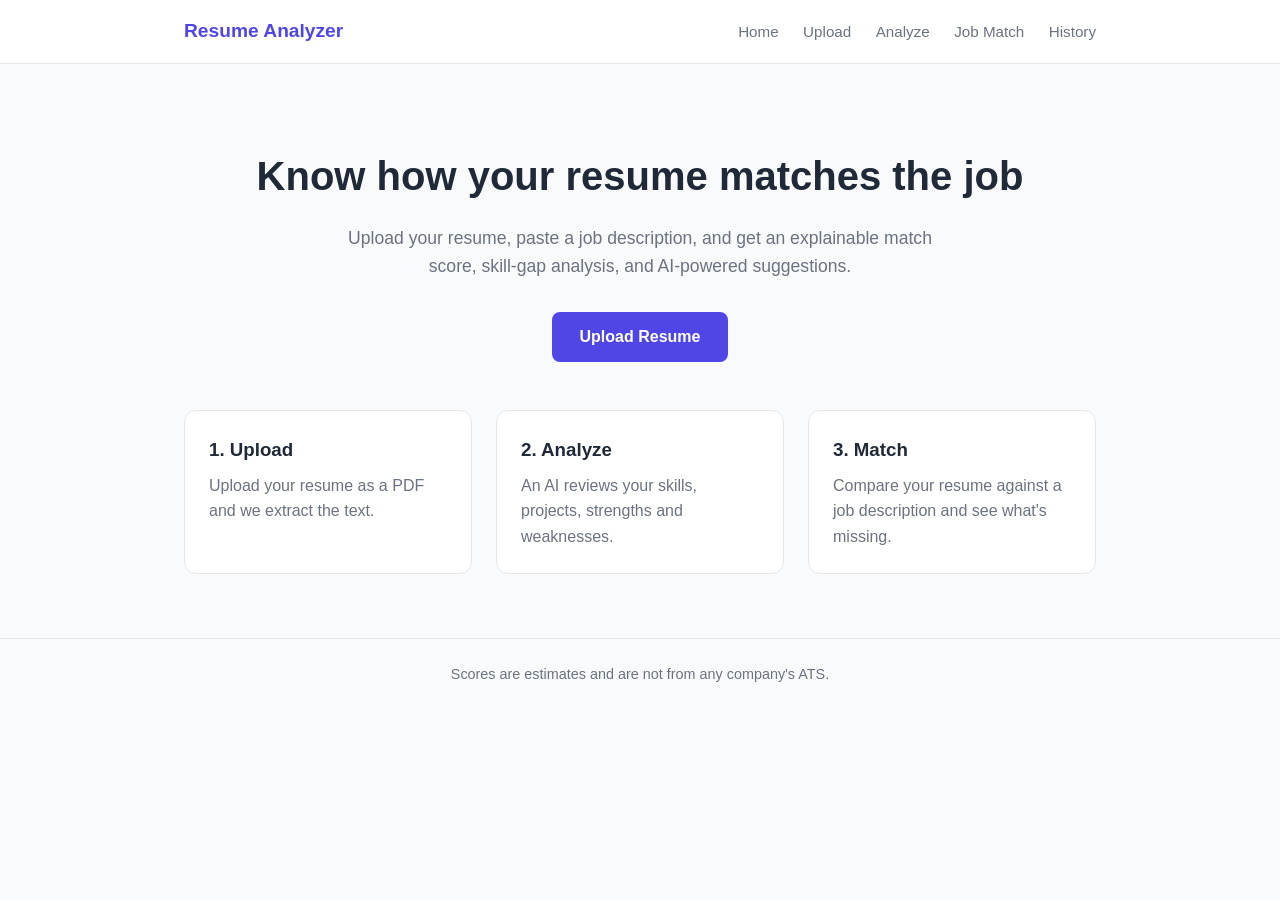
<file: templates/index.html>
<!DOCTYPE html>
<html lang="en">
<head>
  <meta charset="UTF-8">
  <meta name="viewport" content="width=device-width, initial-scale=1.0">
  <title>AI Resume Analyzer</title>
  <link rel="stylesheet" href="/static/style.css">
</head>
<body>

    <header class="navbar">
    <div class="container navbar-inner">
      <span class="brand">Resume Analyzer</span>
      <nav>
        <a href="/">Home</a>
        <a href="/upload">Upload</a>
        <a href="/analysis">Analyze</a>
        <a href="/job-match">Job Match</a>
        <a href="/history">History</a>
      </nav>
    </div>
  </header>

  <main class="container">
    <section class="hero">
      <h1>Know how your resume matches the job</h1>
      <p>
        Upload your resume, paste a job description, and get an explainable
        match score, skill-gap analysis, and AI-powered suggestions.
      </p>
      <a href="/upload" class="btn">Upload Resume</a>
    </section>

    <section class="steps">
      <div class="card">
        <h3>1. Upload</h3>
        <p>Upload your resume as a PDF and we extract the text.</p>
      </div>
      <div class="card">
        <h3>2. Analyze</h3>
        <p>An AI reviews your skills, projects, strengths and weaknesses.</p>
      </div>
      <div class="card">
        <h3>3. Match</h3>
        <p>Compare your resume against a job description and see what's missing.</p>
      </div>
    </section>
  </main>

  <footer class="footer">
    <p>Scores are estimates and are not from any company's ATS.</p>
  </footer>

</body>
</html>
</file>
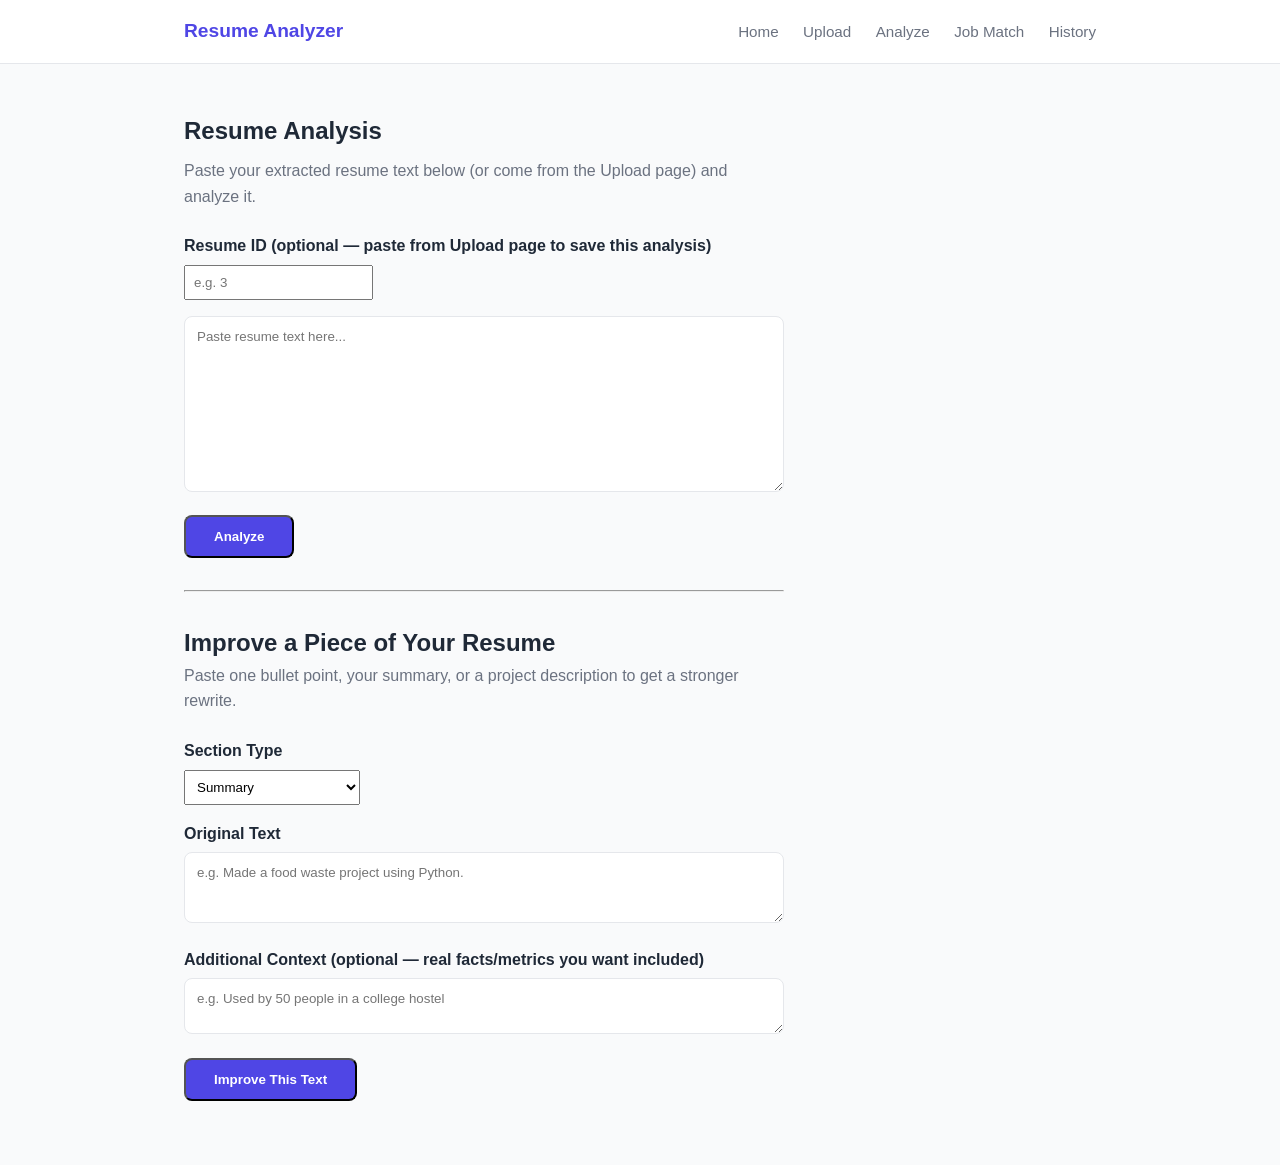
<file: templates/analysis.html>
<!DOCTYPE html>
<html lang="en">
<head>
  <meta charset="UTF-8">
  <meta name="viewport" content="width=device-width, initial-scale=1.0">
  <title>Resume Analysis</title>
  <link rel="stylesheet" href="/static/style.css">
</head>
<body>

    <header class="navbar">
    <div class="container navbar-inner">
      <span class="brand">Resume Analyzer</span>
      <nav>
        <a href="/">Home</a>
        <a href="/upload">Upload</a>
        <a href="/analysis">Analyze</a>
        <a href="/job-match">Job Match</a>
        <a href="/history">History</a>
      </nav>
    </div>
  </header>

  <main class="container">
    <section class="upload-section">
      <h1>Resume Analysis</h1>
      <p>Paste your extracted resume text below (or come from the Upload page) and analyze it.</p>
      <label>Resume ID (optional — paste from Upload page to save this analysis)</label>
      <input type="number" id="resume-id" style="margin-bottom:16px; padding:8px;" placeholder="e.g. 3">

      <textarea id="resume-text" rows="10" style="width:100%; margin-bottom:16px;" placeholder="Paste resume text here..."></textarea>
      <button id="analyze-btn" class="btn">Analyze</button>

      <div id="status" style="margin-top:16px;"></div>

      <div id="result" style="display:none; margin-top:24px;">
        <div class="result-box"><h3>Skills</h3><ul id="skills"></ul></div>
        <div class="result-box"><h3>Education</h3><ul id="education"></ul></div>
        <div class="result-box"><h3>Projects</h3><ul id="projects"></ul></div>
        <div class="result-box"><h3>Certifications</h3><ul id="certifications"></ul></div>
        <div class="result-box"><h3>Experience</h3><ul id="experience"></ul></div>
        <div class="result-box"><h3>Strengths</h3><ul id="strengths"></ul></div>
        <div class="result-box"><h3>Weaknesses</h3><ul id="weaknesses"></ul></div>
        <div class="result-box"><h3>Missing Sections</h3><ul id="missing_sections"></ul></div>
        <div class="result-box"><h3>Suggestions</h3><ul id="suggestions"></ul></div>
      </div>
      <hr style="margin: 32px 0;">

      <h2>Improve a Piece of Your Resume</h2>
      <p>Paste one bullet point, your summary, or a project description to get a stronger rewrite.</p>

      <label>Section Type</label>
      <select id="section-type" style="margin-bottom:16px; padding:8px;">
        <option value="summary">Summary</option>
        <option value="project">Project Description</option>
        <option value="skills">Skills Section</option>
        <option value="experience">Experience Bullet Point</option>
      </select>

      <label>Original Text</label>
      <textarea id="original-text" rows="3" style="width:100%; margin-bottom:16px;" placeholder="e.g. Made a food waste project using Python."></textarea>

      <label>Additional Context (optional — real facts/metrics you want included)</label>
      <textarea id="additional-context" rows="2" style="width:100%; margin-bottom:16px;" placeholder="e.g. Used by 50 people in a college hostel"></textarea>

      <button id="improve-btn" class="btn">Improve This Text</button>

      <div id="improve-status" style="margin-top:16px;"></div>

      <div id="improve-result" class="result-box" style="display:none; margin-top:16px;">
        <h3>Improved Version</h3>
        <p id="improved-text-output"></p>
        <p style="color: var(--muted); font-size: 0.9rem;" id="improve-note"></p>
      </div>
    </section>
  </main>

  <script>
    const btn = document.getElementById("analyze-btn");
    const statusEl = document.getElementById("status");
    const resultEl = document.getElementById("result");

    const fieldIds = [
      "skills", "education", "projects", "certifications",
      "experience", "strengths", "weaknesses",
      "missing_sections", "suggestions"
    ];

    btn.addEventListener("click", async function () {
      const resumeText = document.getElementById("resume-text").value.trim();

      if (!resumeText) {
        statusEl.textContent = "Please paste resume text first.";
        return;
      }

      btn.disabled = true;
      statusEl.innerHTML = '<span class="spinner"></span> Analyzing... this can take a few seconds.';
      resultEl.style.display = "none";

      try {
        const resumeIdValue = document.getElementById("resume-id").value;

        const response = await fetch("/analyze-resume", {
          method: "POST",
          headers: { "Content-Type": "application/json" },
          body: JSON.stringify({
            resume_text: resumeText,
            resume_id: resumeIdValue ? parseInt(resumeIdValue) : null
          })
        });

        const data = await response.json();

        if (!response.ok) {
          statusEl.textContent = "Error: " + data.detail;
          return;
        }

        fieldIds.forEach(id => {
          const list = document.getElementById(id);
          list.innerHTML = "";
          const items = data[id] || [];

          if (items.length === 0) {
            list.innerHTML = "<li>None found</li>";
          } else {
            items.forEach(item => {
              const li = document.createElement("li");
              li.textContent = item;
              list.appendChild(li);
            });
          }
        });

        statusEl.textContent = "Analysis complete.";
        resultEl.style.display = "block";

      } catch (err) {
        statusEl.textContent = "Something went wrong. Is the server running?";
      } finally {
        btn.disabled = false;
      }
    });
</script>

<script>
    document.getElementById("improve-btn").addEventListener("click", async function () {
      const improveBtn = document.getElementById("improve-btn");
      const sectionType = document.getElementById("section-type").value;
      const originalText = document.getElementById("original-text").value.trim();
      const additionalContext = document.getElementById("additional-context").value.trim();
      const statusEl = document.getElementById("improve-status");
      const resultEl = document.getElementById("improve-result");

      if (!originalText) {
        statusEl.textContent = "Please paste some text first.";
        return;
      }

      improveBtn.disabled = true;
      statusEl.innerHTML = '<span class="spinner"></span> Improving...';
      resultEl.style.display = "none";

      try {
        const response = await fetch("/improve-resume", {
          method: "POST",
          headers: { "Content-Type": "application/json" },
          body: JSON.stringify({
            section_type: sectionType,
            original_text: originalText,
            additional_context: additionalContext || null
          })
        });

        const data = await response.json();

        if (!response.ok) {
          statusEl.textContent = "Error: " + data.detail;
          return;
        }

        document.getElementById("improved-text-output").textContent = data.improved_text;
        document.getElementById("improve-note").textContent = data.note;
        resultEl.style.display = "block";
        statusEl.textContent = "Done.";

      } catch (err) {
        statusEl.textContent = "Something went wrong. Is the server running?";
      } finally {
        improveBtn.disabled = false;
      }
    });
</script>

</body>
</html>
</file>
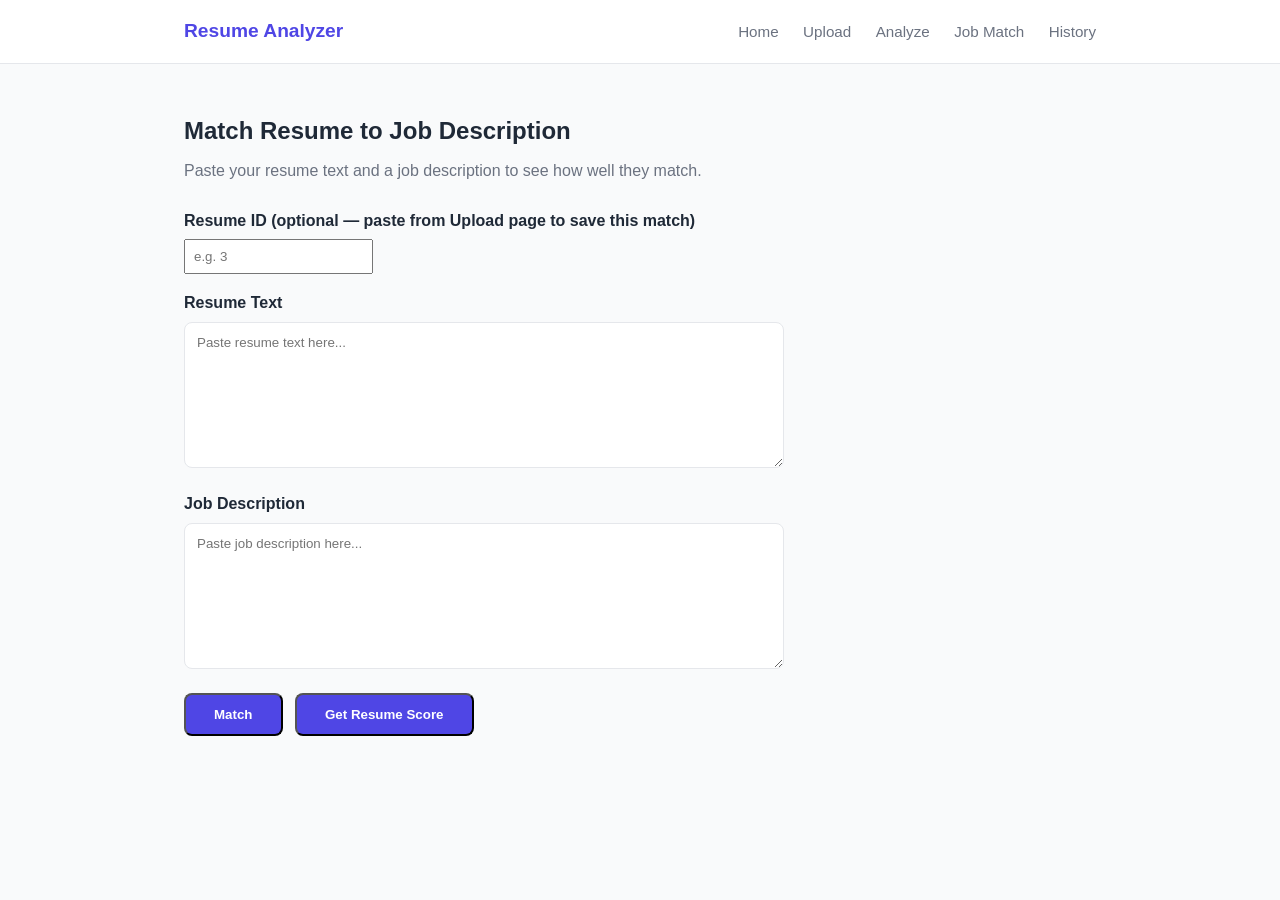
<file: templates/job-match.html>
<!DOCTYPE html>
<html lang="en">
<head>
  <meta charset="UTF-8">
  <meta name="viewport" content="width=device-width, initial-scale=1.0">
  <title>Job Match</title>
  <link rel="stylesheet" href="/static/style.css">
</head>
<body>

    <header class="navbar">
    <div class="container navbar-inner">
      <span class="brand">Resume Analyzer</span>
      <nav>
        <a href="/">Home</a>
        <a href="/upload">Upload</a>
        <a href="/analysis">Analyze</a>
        <a href="/job-match">Job Match</a>
        <a href="/history">History</a>
      </nav>
    </div>
  </header>

  <main class="container">
    <section class="upload-section">
      <h1>Match Resume to Job Description</h1>
      <p>Paste your resume text and a job description to see how well they match.</p>
      <label>Resume ID (optional — paste from Upload page to save this match)</label>
      <input type="number" id="resume-id" style="margin-bottom:16px; padding:8px;" placeholder="e.g. 3">

      <label>Resume Text</label>
      <textarea id="resume-text" rows="8" style="width:100%; margin-bottom:16px;" placeholder="Paste resume text here..."></textarea>

      <label>Job Description</label>
      <textarea id="job-description" rows="8" style="width:100%; margin-bottom:16px;" placeholder="Paste job description here..."></textarea>

      <button id="match-btn" class="btn">Match</button>
      <button id="score-btn" class="btn" style="margin-left:8px;">Get Resume Score</button>

      <div id="status" style="margin-top:16px;"></div>

      <div id="result" style="display:none; margin-top:24px;">
        <div class="result-box">
          <h3>Match Score: <span id="match-score"></span>%</h3>
          <p>Semantic Similarity: <span id="semantic-score"></span>%</p>
          <p style="color: var(--muted); font-size: 0.9rem;">
            This is an estimated score for guidance only — not the score used by any company's actual ATS.
          </p>
        </div>
          <div class="result-box" id="score-box" style="display:none;">
          <h3>Explainable Resume Score</h3>
          <p><strong>Overall: <span id="overall-score"></span>/100</strong></p>
          <p>Skill Match: <span id="skill-match"></span>%</p>
          <p>Keyword Match: <span id="keyword-match"></span>%</p>
          <p>Semantic Match: <span id="score-semantic"></span>%</p>
          <p>Section Completeness: <span id="section-completeness"></span>%</p>
        </div>
        <div class="result-box"><h3>Matching Skills</h3><ul id="matching-skills"></ul></div>
        <div class="result-box"><h3>Missing Skills</h3><ul id="missing-skills"></ul></div>
        <div class="result-box"><h3>Matching Keywords</h3><ul id="matching-keywords"></ul></div>
        <div class="result-box"><h3>Missing Keywords</h3><ul id="missing-keywords"></ul></div>
      </div>
    </section>
  </main>

  <script>
    const btn = document.getElementById("match-btn");
    const scoreBtn = document.getElementById("score-btn");
    const statusEl = document.getElementById("status");
    const resultEl = document.getElementById("result");

    function fillList(id, items) {
      const list = document.getElementById(id);
      list.innerHTML = "";

      if (!items || items.length === 0) {
        list.innerHTML = "<li>None</li>";
        return;
      }

      items.forEach(item => {
        const li = document.createElement("li");
        li.textContent = item;
        list.appendChild(li);
      });
    }

    btn.addEventListener("click", async function () {
      const resumeText = document.getElementById("resume-text").value.trim();
      const jobDescription = document.getElementById("job-description").value.trim();

      if (!resumeText || !jobDescription) {
        statusEl.textContent = "Please fill in both fields.";
        return;
      }

      btn.disabled = true;
      statusEl.innerHTML =
        '<span class="spinner"></span> Analyzing... this may take 10-20 seconds.';
      resultEl.style.display = "none";

      try {
        const resumeIdValue = document.getElementById("resume-id").value;

        const response = await fetch("/match-resume", {
          method: "POST",
          headers: { "Content-Type": "application/json" },
          body: JSON.stringify({
            resume_text: resumeText,
            job_description: jobDescription,
            resume_id: resumeIdValue ? parseInt(resumeIdValue) : null
          })
        });

        const data = await response.json();

        if (!response.ok) {
          statusEl.textContent = "Error: " + data.detail;
          return;
        }

        document.getElementById("match-score").textContent = data.match_score;
        document.getElementById("semantic-score").textContent = data.semantic_similarity;

        fillList("matching-skills", data.matching_skills);
        fillList("missing-skills", data.missing_skills);
        fillList("matching-keywords", data.matching_keywords);
        fillList("missing-keywords", data.missing_keywords);

        statusEl.textContent = "Done.";
        resultEl.style.display = "block";

      } catch (err) {
        statusEl.textContent = "Something went wrong. Is the server running?";
      } finally {
        btn.disabled = false;
      }
    });


    scoreBtn.addEventListener("click", async function () {
      const resumeText = document.getElementById("resume-text").value.trim();
      const jobDescription = document.getElementById("job-description").value.trim();

      if (!resumeText || !jobDescription) {
        statusEl.textContent = "Please fill in both fields.";
        return;
      }

      scoreBtn.disabled = true;
      statusEl.innerHTML =
        '<span class="spinner"></span> Calculating score... this may take 10-20 seconds.';

      try {
        const resumeIdValue = document.getElementById("resume-id").value;

        const response = await fetch("/resume-score", {
          method: "POST",
          headers: { "Content-Type": "application/json" },
          body: JSON.stringify({
            resume_text: resumeText,
            job_description: jobDescription,
            resume_id: resumeIdValue ? parseInt(resumeIdValue) : null
          })
        });

        const data = await response.json();

        if (!response.ok) {
          statusEl.textContent = "Error: " + data.detail;
          return;
        }

        document.getElementById("overall-score").textContent = data.overall_score;
        document.getElementById("skill-match").textContent = data.skill_match;
        document.getElementById("keyword-match").textContent = data.keyword_match;
        document.getElementById("score-semantic").textContent = data.semantic_match;
        document.getElementById("section-completeness").textContent =
          data.section_completeness;

        document.getElementById("score-box").style.display = "block";
        resultEl.style.display = "block";

        statusEl.textContent = "Score calculated.";

      } catch (err) {
        statusEl.textContent = "Something went wrong. Is the server running?";
      } finally {
        scoreBtn.disabled = false;
      }
    });
</script>

</body>
</html>
</file>
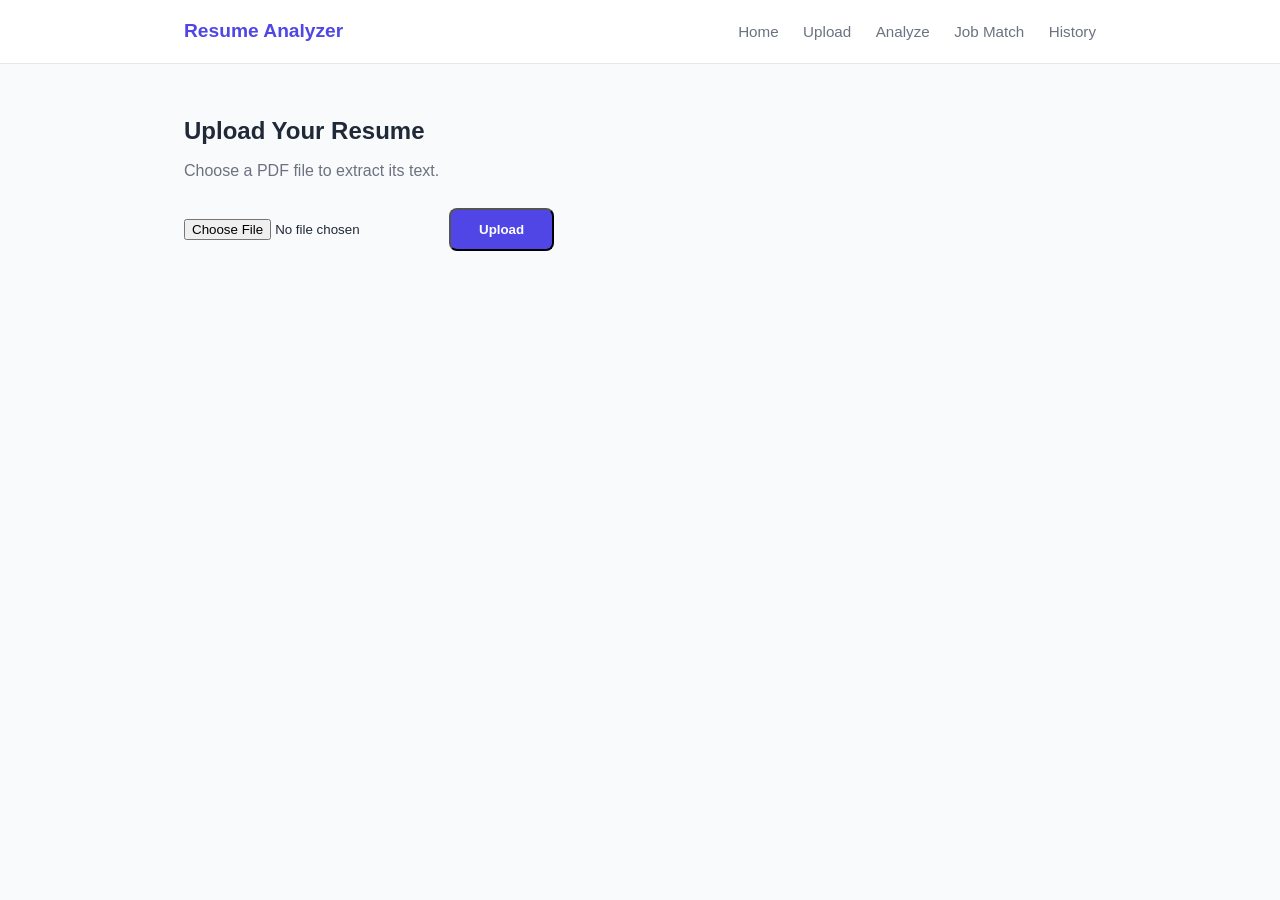
<file: templates/upload.html>
<!DOCTYPE html>
<html lang="en">
<head>
  <meta charset="UTF-8">
  <meta name="viewport" content="width=device-width, initial-scale=1.0">
  <title>Upload Resume</title>
  <link rel="stylesheet" href="/static/style.css">
</head>
<body>

    <header class="navbar">
    <div class="container navbar-inner">
      <span class="brand">Resume Analyzer</span>
      <nav>
        <a href="/">Home</a>
        <a href="/upload">Upload</a>
        <a href="/analysis">Analyze</a>
        <a href="/job-match">Job Match</a>
        <a href="/history">History</a>
      </nav>
    </div>
  </header>

  <main class="container">
    <section class="upload-section">
      <h1>Upload Your Resume</h1>
      <p>Choose a PDF file to extract its text.</p>

      <form id="upload-form">
        <input type="file" id="resume-file" accept="application/pdf" required>
        <button type="submit" class="btn">Upload</button>
      </form>

      <div id="status"></div>

      <div id="result" class="result-box" style="display:none;">
        <h3>Extracted Text</h3>
        <pre id="resume-text-output"></pre>
      </div>
    </section>
  </main>

    <script>
    const form = document.getElementById("upload-form");
    const statusEl = document.getElementById("status");
    const resultEl = document.getElementById("result");
    const outputEl = document.getElementById("resume-text-output");

    form.addEventListener("submit", async function (e) {
      e.preventDefault();

      const fileInput = document.getElementById("resume-file");
      const file = fileInput.files[0];
      const submitBtn = form.querySelector("button[type=submit]");

      if (!file) {
        statusEl.textContent = "Please choose a file first.";
        return;
      }

      const formData = new FormData();
      formData.append("file", file);

      submitBtn.disabled = true;
      statusEl.innerHTML = '<span class="spinner"></span> Uploading...';
      resultEl.style.display = "none";

      try {
        const response = await fetch("/upload-resume", {
          method: "POST",
          body: formData
        });

        const data = await response.json();

        if (!response.ok) {
          statusEl.textContent = "Error: " + data.detail;
          return;
        }

        statusEl.innerHTML =
          data.message + " — <strong>Resume ID: " + data.resume_id +
          "</strong> (copy this to link your analysis/match to this resume)";

        outputEl.textContent = data.resume_text;
        resultEl.style.display = "block";

      } catch (err) {
        statusEl.textContent = "Something went wrong. Is the server running?";
      } finally {
        submitBtn.disabled = false;
      }
    });
</script>

</body>
</html>
</file>
<file: static/style.css>
:root {
  --primary: #4f46e5;
  --primary-dark: #4338ca;
  --text: #1f2937;
  --muted: #6b7280;
  --bg: #f9fafb;
  --card: #ffffff;
  --border: #e5e7eb;
}

* {
  box-sizing: border-box;
  margin: 0;
  padding: 0;
}

body {
  font-family: "Segoe UI", Arial, sans-serif;
  background: var(--bg);
  color: var(--text);
  line-height: 1.6;
}

.container {
  max-width: 960px;
  margin: 0 auto;
  padding: 0 24px;
}

.navbar {
  background: var(--card);
  border-bottom: 1px solid var(--border);
  padding: 16px 0;
}

.brand {
  font-weight: 700;
  font-size: 1.2rem;
  color: var(--primary);
}

.hero {
  text-align: center;
  padding: 80px 0 48px;
}

.hero h1 {
  font-size: 2.5rem;
  margin-bottom: 16px;
}

.hero p {
  color: var(--muted);
  max-width: 600px;
  margin: 0 auto 32px;
  font-size: 1.1rem;
}

.btn {
  display: inline-block;
  background: var(--primary);
  color: #fff;
  padding: 12px 28px;
  border-radius: 8px;
  text-decoration: none;
  font-weight: 600;
  transition: background 0.2s;
}

.btn:hover {
  background: var(--primary-dark);
}

.steps {
  display: grid;
  grid-template-columns: repeat(auto-fit, minmax(240px, 1fr));
  gap: 24px;
  padding-bottom: 64px;
}

.card {
  background: var(--card);
  border: 1px solid var(--border);
  border-radius: 12px;
  padding: 24px;
}

.card h3 {
  margin-bottom: 8px;
}

.card p {
  color: var(--muted);
}

.footer {
  text-align: center;
  color: var(--muted);
  padding: 24px;
  border-top: 1px solid var(--border);
  font-size: 0.9rem;
}
.upload-section {
  padding: 48px 0;
  max-width: 600px;
}

.upload-section h1 {
  margin-bottom: 8px;
}

.upload-section p {
  color: var(--muted);
  margin-bottom: 24px;
}

#upload-form {
  display: flex;
  gap: 12px;
  align-items: center;
  margin-bottom: 16px;
}

#status {
  margin-bottom: 16px;
  color: var(--muted);
}

.result-box {
  background: var(--card);
  border: 1px solid var(--border);
  border-radius: 12px;
  padding: 20px;
}

.result-box pre {
  white-space: pre-wrap;
  word-wrap: break-word;
  max-height: 400px;
  overflow-y: auto;
  font-family: inherit;
}
.result-box ul {
  margin-left: 20px;
  margin-top: 8px;
}

.result-box {
  margin-bottom: 16px;
}

textarea {
  padding: 12px;
  border: 1px solid var(--border);
  border-radius: 8px;
  font-family: inherit;
}
label {
  display: block;
  font-weight: 600;
  margin-bottom: 6px;
}
.navbar-inner {
  display: flex;
  justify-content: space-between;
  align-items: center;
}

nav a {
  color: var(--muted);
  text-decoration: none;
  margin-left: 20px;
  font-weight: 500;
  font-size: 0.95rem;
}

nav a:hover {
  color: var(--primary);
}

.btn:disabled {
  opacity: 0.6;
  cursor: not-allowed;
}

.spinner {
  display: inline-block;
  width: 14px;
  height: 14px;
  border: 2px solid var(--border);
  border-top-color: var(--primary);
  border-radius: 50%;
  animation: spin 0.6s linear infinite;
  margin-right: 8px;
  vertical-align: middle;
}

@keyframes spin {
  to { transform: rotate(360deg); }
}
</file>
